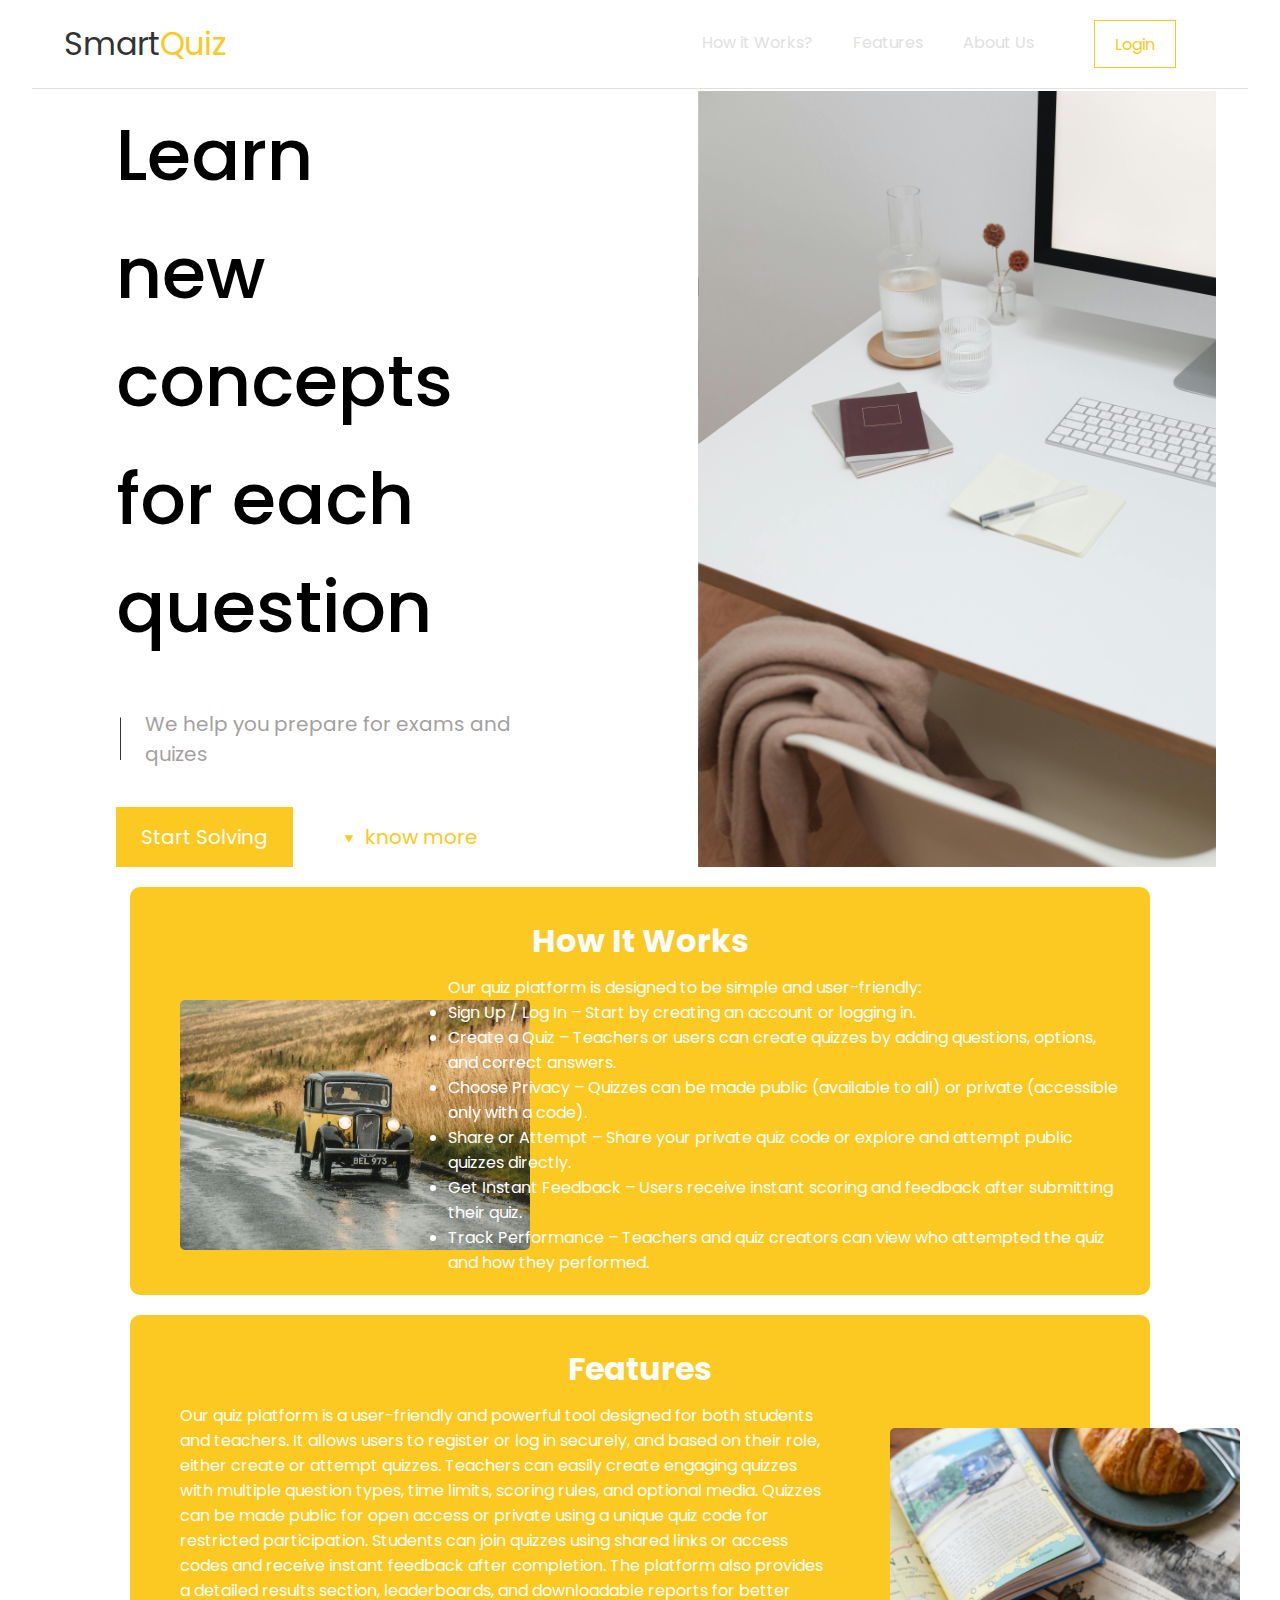
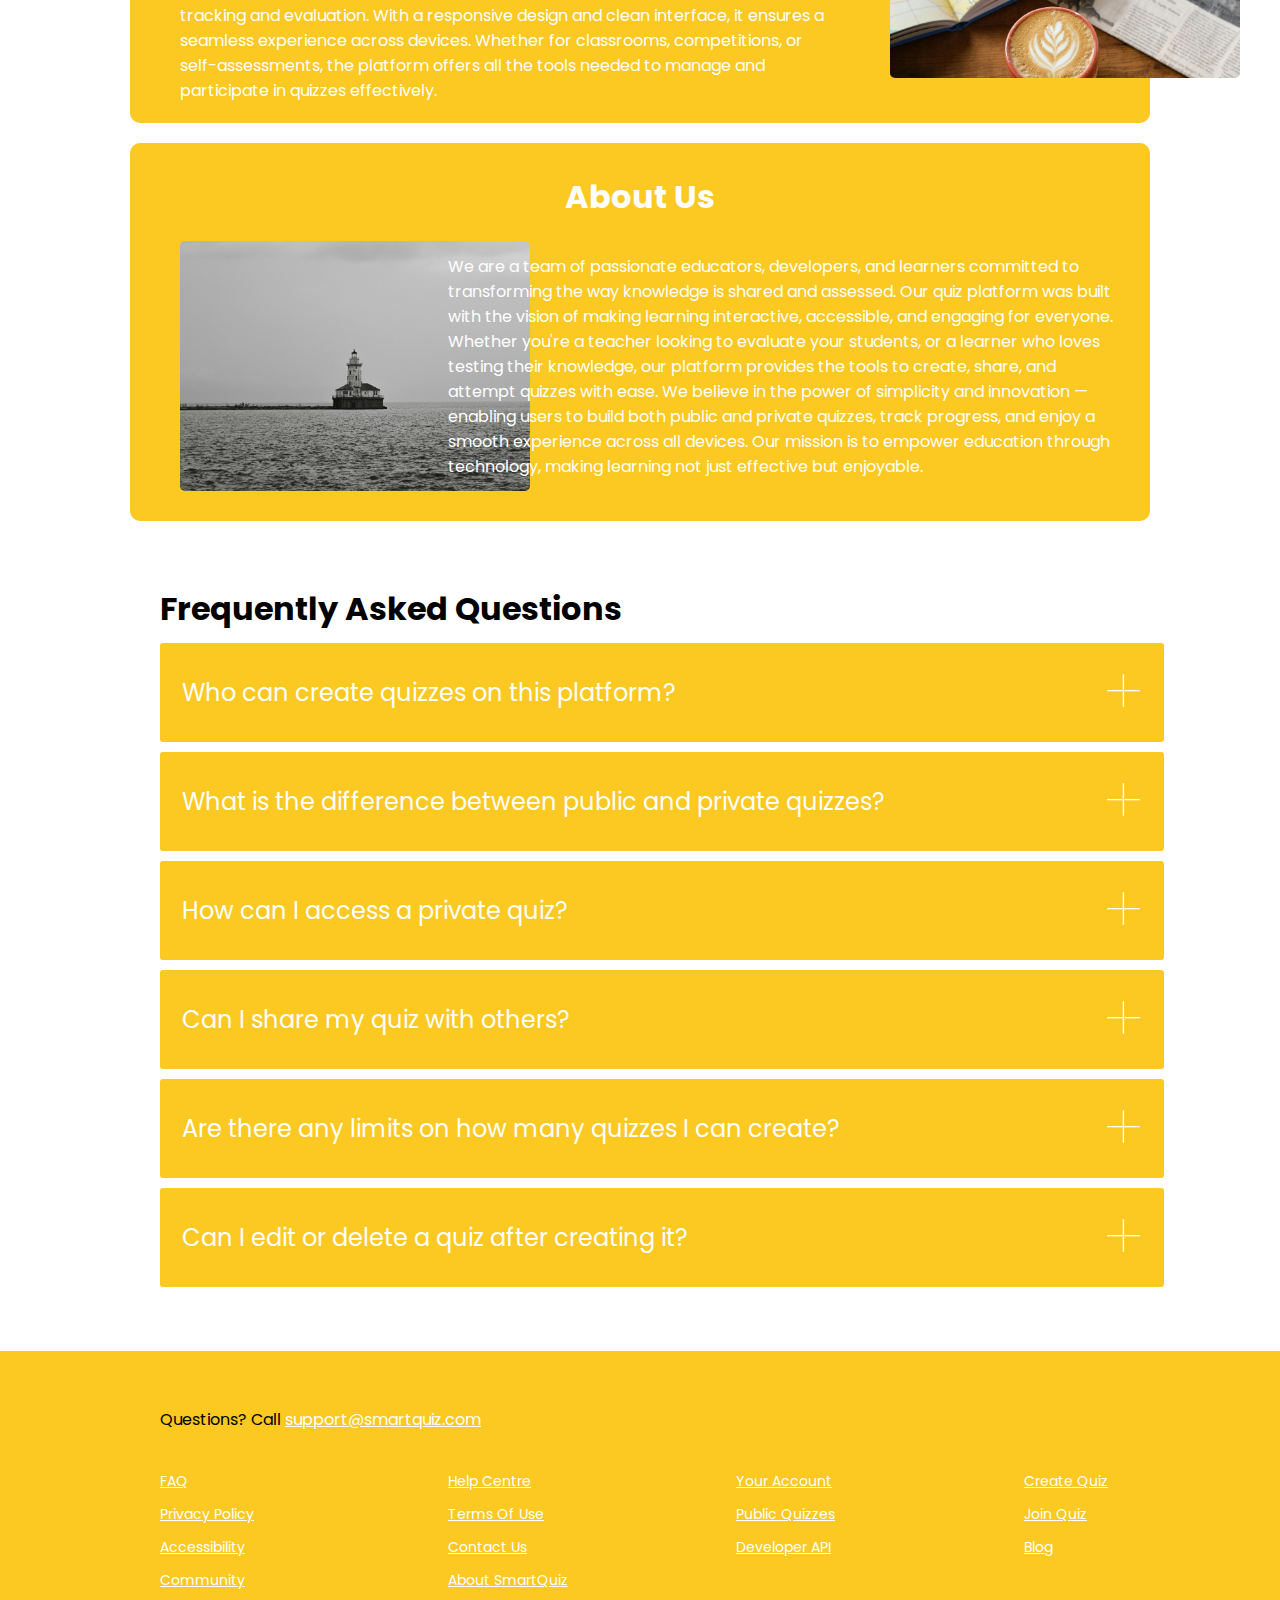
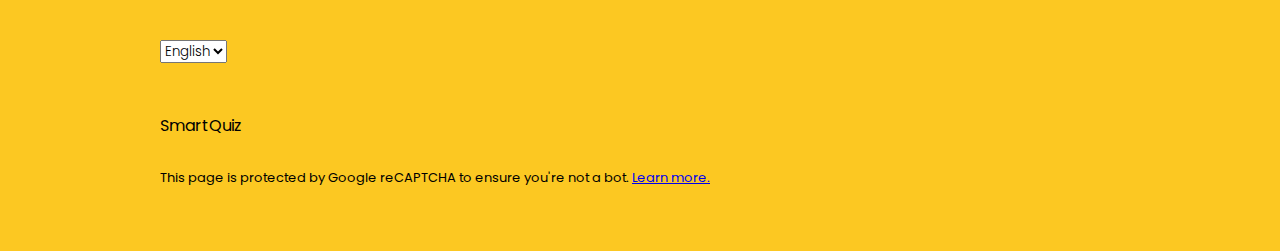
<file: index.html>
<!DOCTYPE html>
<html lang="en">
<head>
    <meta charset="UTF-8">
    <meta name="viewport" content="width=device-width, initial-scale=1.0">
    <title>SmartQuiz</title>
    <link rel="stylesheet" href="styles.css">
</head>
<body>
    <nav>
        <div class="logo">
            <a href="index.html">
                <h1 class="black-text">Smart</h1>
                <h1 class="yellow-text">Quiz</h1>
            </a>
        </div>
        <div class="right-nav">
            <ul>
                <li>How it Works?</li>
                <li>Features</li>
                <li>About Us</li>
            </ul>
            <button class="normal-btn"><a href="login.html">Login</a></button>
        </div>
    </nav>
    <div class="line"></div>
    <section class="main-start">
        <div class="left-text-div">
            <div class="text">
                <h2>Learn</h2>
                <h2>new concepts</h2>
                <h2>for each question</h2>
            </div>
            <div class="help">
                <div class="stand-line">|</div>
                <p>We help you prepare for exams and quizes </p>
            </div>
            <div class="down-main-left">
                <button class="yellow-btn"><a href="#">Start Solving</a></button>
                <div class="know-more">
                    <svg width="12" height="11" viewBox="0 0 9 8" fill="none" xmlns="http://www.w3.org/2000/svg">
                        <path d="M4.40843 7.88428L1.14031 2.22373L7.67655 2.22373L4.40843 7.88428Z" fill="#FCC822"/>
                    </svg>
                    <p class="yellow-text">know more</p>
                </div>
            </div>
        </div>
        <div class="right-img-div">
            <div class="main-img">
                <!-- <img src="assets/main side bg.png" alt="img"> -->
            </div>
        </div>
    </section>
    <section class="redirect-cont">
        <div class="redirect-text">
            <h2>How It Works</h2>
        </div>
        <div class="how-it-works">
        <img src="assets/pexels-clement-proust-363898785-31205722.jpg" alt="" class="image">
        <div>
            <p>Our quiz platform is designed to be simple and user-friendly:
                <ul>
                    <li>Sign Up / Log In – Start by creating an account or logging in.</li>
                    <li>Create a Quiz – Teachers or users can create quizzes by adding questions, options, and correct answers.</li>
                    <li>Choose Privacy – Quizzes can be made public (available to all) or private (accessible only with a code).</li>
                    <li>Share or Attempt – Share your private quiz code or explore and attempt public quizzes directly.</li>
                    <li>Get Instant Feedback – Users receive instant scoring and feedback after submitting their quiz.</li>
                    <li>Track Performance – Teachers and quiz creators can view who attempted the quiz and how they performed.</li>
                </ul>
        </div>
    </div>
    </section>
    <section class="redirect-cont">
        <div class="redirect-text">
            <h2>Features</h2>
        </div>
        <div class="features">
            <p>
                Our quiz platform is a user-friendly and powerful tool designed for both students and teachers. It allows users to register or log in securely, and based on their role, either create or attempt quizzes. Teachers can easily create engaging quizzes with multiple question types, time limits, scoring rules, and optional media. Quizzes can be made public for open access or private using a unique quiz code for restricted participation. Students can join quizzes using shared links or access codes and receive instant feedback after completion. The platform also provides a detailed results section, leaderboards, and downloadable reports for better tracking and evaluation. With a responsive design and clean interface, it ensures a seamless experience across devices. Whether for classrooms, competitions, or self-assessments, the platform offers all the tools needed to manage and participate in quizzes effectively.
            </p>
        <img src="assets/pexels-esra-afsar-123882149-32221080.jpg" alt="" class="image">
        </div>
    </section>
    <section class="redirect-cont">
        <div class="redirect-text">
            <h2>About Us</h2>
        </div>
        <div class="about-us">
            <img src="assets/pexels-reinaldo-32435406.jpg" alt="" class="image">
            <p>
                We are a team of passionate educators, developers, and learners committed to transforming the way knowledge is shared and assessed. Our quiz platform was built with the vision of making learning interactive, accessible, and engaging for everyone. Whether you're a teacher looking to evaluate your students, or a learner who loves testing their knowledge, our platform provides the tools to create, share, and attempt quizzes with ease. We believe in the power of simplicity and innovation — enabling users to build both public and private quizzes, track progress, and enjoy a smooth experience across all devices. Our mission is to empower education through technology, making learning not just effective but enjoyable.
            </p>
        </div>
    </section>
    <section class="faqs">
        <h2>Frequently Asked Questions</h2>
        <div class="faq-cont">
            <div class="faq">
                <div class="faq-question">
                    <p>Who can create quizzes on this platform?</p>
                    <p class="plus">+</p>
                </div>
                <div class="faq-answer">
                    Anyone with an account can create quizzes! There are no restrictions — whether you're a teacher, student, or enthusiast, you're welcome to build and share your own quizzes.
                </div>
            </div>
            <div class="faq">
                <div class="faq-question">
                    <p>What is the difference between public and private quizzes?</p>
                    <p class="plus">+</p>
                </div>
                <div class="faq-answer">
                    Public quizzes are visible and accessible to everyone on the platform. Private quizzes, on the other hand, are hidden and can only be accessed using a unique quiz code shared by the creator.
                </div>
            </div>
            <div class="faq">
                <div class="faq-question">
                    <p>How can I access a private quiz?</p>
                    <p class="plus">+</p>
                </div>
                <div class="faq-answer">
                    To access a private quiz, you must enter the quiz code provided by the quiz creator. Without the code, the quiz will remain hidden from search results and public lists.
                </div>
            </div>
            <div class="faq">
                <div class="faq-question">
                    <p>Can I share my quiz with others?</p>
                    <p class="plus">+</p>
                </div>
                <div class="faq-answer">
                    Yes! Every quiz (public or private) has a unique link. For private quizzes, be sure to share the code too. You can share via email, messaging apps, or directly through the platform.
                </div>
            </div>
            <div class="faq">
                <div class="faq-question">
                    <p>Are there any limits on how many quizzes I can create?</p>
                    <p class="plus">+</p>
                </div>
                <div class="faq-answer">
                    Nope! You can create as many quizzes as you like. There are no limits on quiz creation — go ahead and test your creativity.
                </div>
            </div>
            <div class="faq">
                <div class="faq-question">
                    <p>Can I edit or delete a quiz after creating it?</p>
                    <p class="plus">+</p>
                </div>
                <div class="faq-answer">
                    Absolutely. You can edit or delete any quiz you've created from your dashboard. However, once a quiz has been attempted by others, editing may be restricted to ensure fairness.
                </div>
            </div>
        </div>
    </section>
    <script src="script.js"></script>
</body>
<footer>
    <div class="footer">
        <p>Questions? Call <a href="#">support@smartquiz.com</a></p>
        <div class="foot-content-cont">
            <div class="footer-content"><a href="#">FAQ</a></div>
            <div class="footer-content"><a href="#">Help Centre</a></div>
            <div class="footer-content"><a href="#">Your Account</a></div>
            <div class="footer-content"><a href="#">Create Quiz</a></div>
            <div class="footer-content"><a href="#">Privacy Policy</a></div>
            <div class="footer-content"><a href="#">Terms Of Use</a></div>
            <div class="footer-content"><a href="#">Public Quizzes</a></div>
            <div class="footer-content"><a href="#">Join Quiz</a></div>
            <div class="footer-content"><a href="#">Accessibility</a></div>
            <div class="footer-content"><a href="#">Contact Us</a></div>
            <div class="footer-content"><a href="#">Developer API</a></div>
            <div class="footer-content"><a href="#">Blog</a></div>
            <div class="footer-content"><a href="#">Community</a></div>
            <div class="footer-content"><a href="#">About SmartQuiz</a></div>
        </div>
        <div class="lang-select">
            <select name="language" id="language-select">
                <option value="English-lang">English</option>
                <option value="Hindi-lang">हिन्दी</option>
            </select>
        </div>
        <div class="smartquiz">
            SmartQuiz
        </div>
        <div class="google-protection">
            This page is protected by Google reCAPTCHA to ensure you're not a bot. <a href="#">Learn more.</a>
        </div>
    </div>
</footer>
</html>
</file>
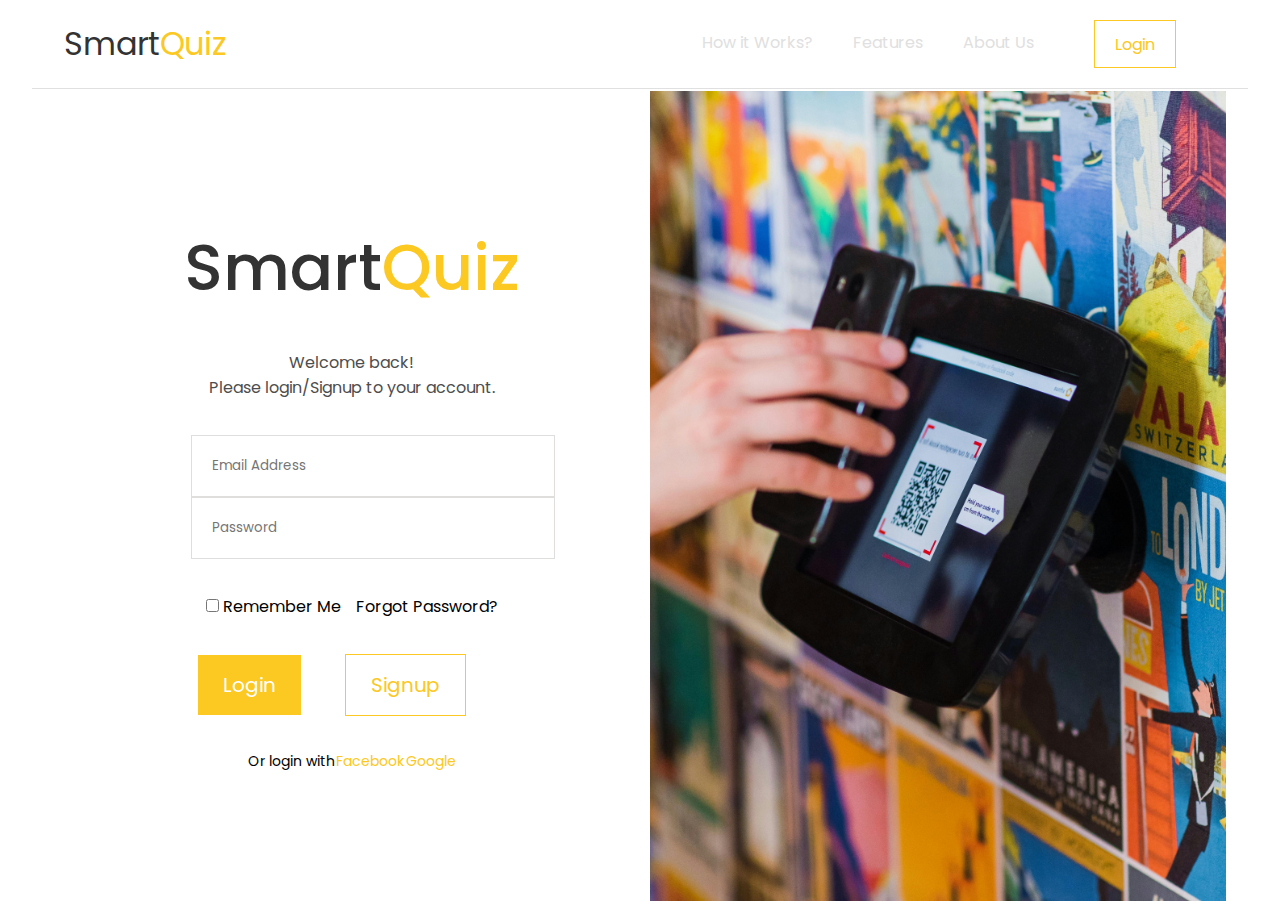
<file: login.html>
<!DOCTYPE html>
<html lang="en">
<head>
    <meta charset="UTF-8">
    <meta name="viewport" content="width=device-width, initial-scale=1.0">
    <title>Login - SmartQuiz</title>
    <link rel="stylesheet" href="login_styles.css">
</head>
<body>
    <nav>
        <div class="logo">
            <a href="index.html">
                <h1 class="black-text">Smart</h1>
                <h1 class="yellow-text">Quiz</h1>
            </a>
        </div>
        <div class="right-nav">
            <ul>
                <li>How it Works?</li>
                <li>Features</li>
                <li>About Us</li>
            </ul>
            <button class="normal-btn"><a href="login.html">Login</a></button>
        </div>
    </nav>
    <div class="line"></div>
    <section class="main-start">
        <div class="left-text-div">
            <div class="text">
                <h2 class="black-text">Smart</h2>
                <h2 class="yellow-text">Quiz</h2>
            </div>
            <div class="welcome-back">
                <p>Welcome  back!</p>
                <p>Please login/Signup to your account. </p>
            </div>
            <div class="email-password">
                <input type="text" placeholder="Email Address" class="login-place">
                <input type="text" placeholder="Password" class="login-place">
            </div>
            <div class="below-place">
                <div class="remember">
                    <input type="checkbox" id="Remember-Me">
                    <label for="Remember-Me">Remember Me</label>
                </div>
                <p>Forgot Password?</p>
            </div>
            <div class="buttons-login">
                <button class="yellow-btn"><a href="#">Login</a></button>
                <button class="normal-btn"><a href="signup.html">Signup</a></button>
            </div>
            <div class="alt-login">
                <p>Or login with</p>
                <a href="#">Facebook</a>
                <a href="#">Google</a>
            </div>
        </div>
        <div class="right-img-div">
            <div class="main-img">
                <!-- <img src="assets/main side bg.png" alt="img"> -->
            </div>
        </div>
    </section>
    <div class="how-it-works"></div>
</body>
</html>
</file>
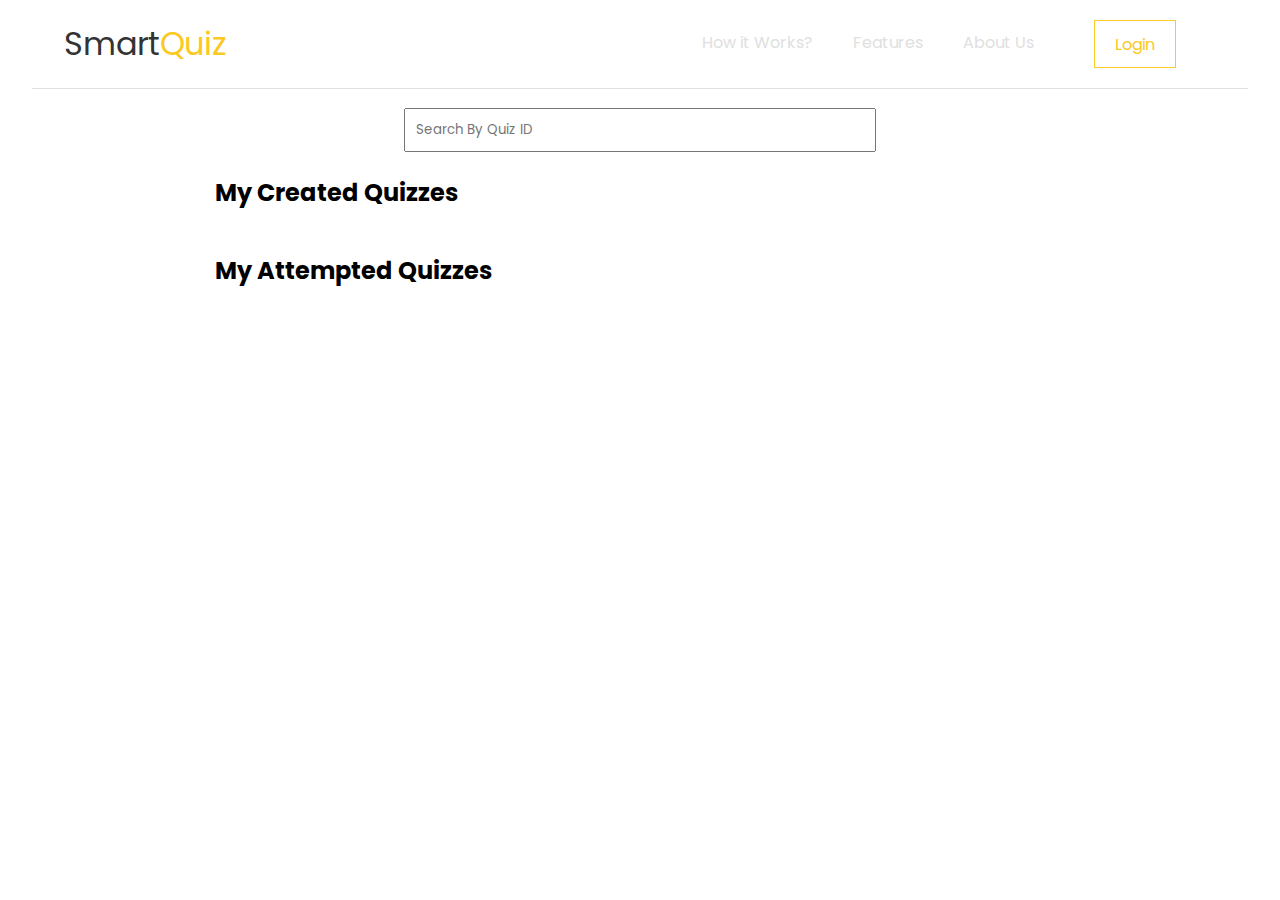
<file: main.html>
<!DOCTYPE html>
<html lang="en">
<head>
    <meta charset="UTF-8">
    <meta name="viewport" content="width=device-width, initial-scale=1.0">
    <title>My Dashboard - SmartQuiz</title>
    <link rel="stylesheet" href="main_styles.css">
</head>
<body>
    <nav>
        <div class="logo">
            <a href="index.html">
                <h1 class="black-text">Smart</h1>
                <h1 class="yellow-text">Quiz</h1>
            </a>
        </div>
        <div class="right-nav">
            <ul>
                <li>How it Works?</li>
                <li>Features</li>
                <li>About Us</li>
            </ul>
            <button class="normal-btn"><a href="login.html">Login</a></button>
        </div>
    </nav>
    <div class="line"></div>
    <main class="dashboard-content">
        <section class="search-bar">
            <input type="text" placeholder="Search By Quiz ID">
        </section>
        <section class="my-created">
            <h2>My Created Quizzes</h2>
            <div class="created-quizzes"></div>
        </section>
        <section class="my-attempted">
            <h2>My Attempted Quizzes</h2>
            <div class="attempt-quizzes"></div>
        </section>
        <section class="quote">
            <!-- <h2>QUOTE OF THE DAY</h2> -->
        </section>
    </main>
    <script src="main_script.js"></script>
</body>
</html>
</file>
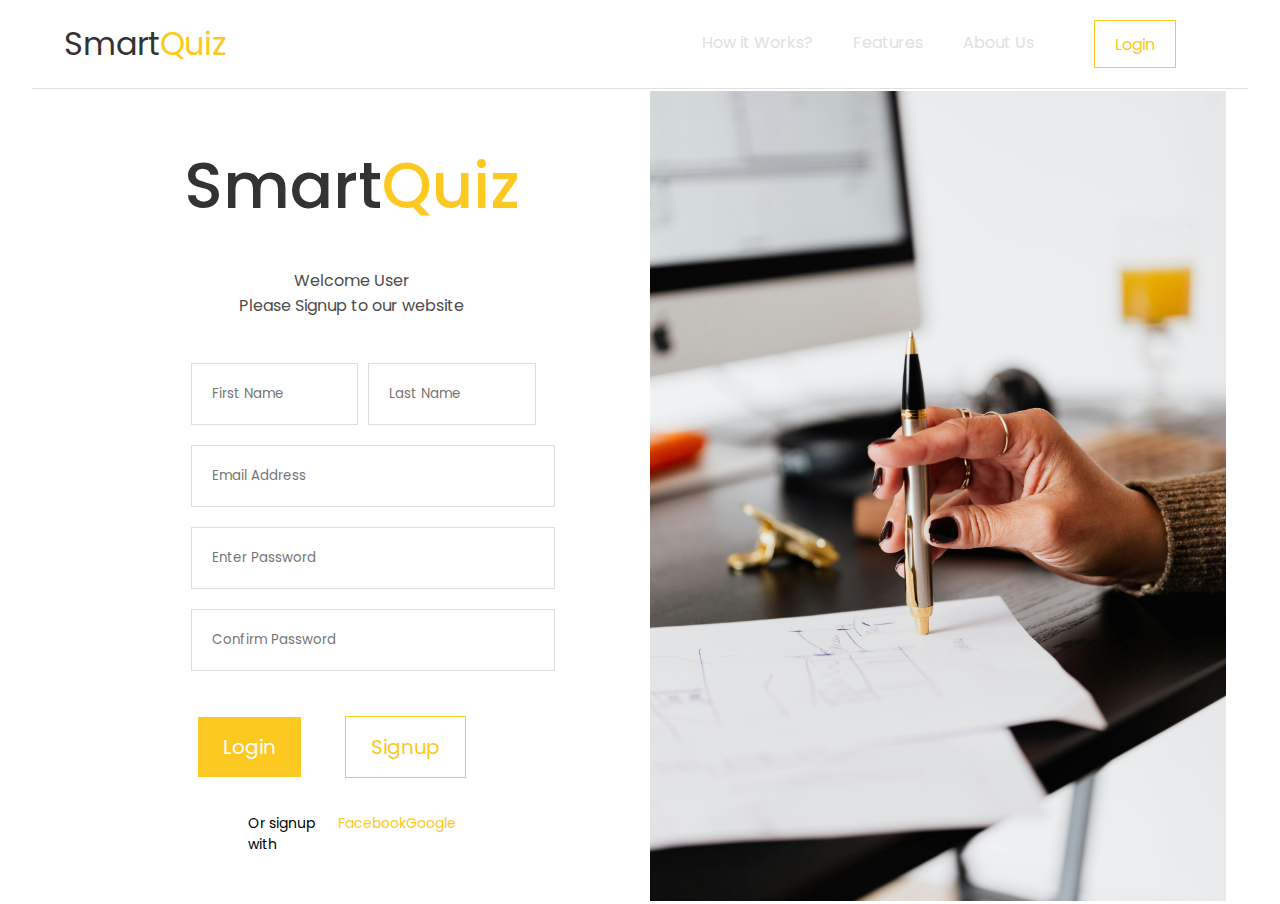
<file: signup.html>
<!DOCTYPE html>
<html lang="en">
<head>
    <meta charset="UTF-8">
    <meta name="viewport" content="width=device-width, initial-scale=1.0">
    <title>Login - SmartQuiz</title>
    <link rel="stylesheet" href="signup_styles.css">
</head>
<body>
    <nav>
        <div class="logo">
            <a href="index.html">
                <h1 class="black-text">Smart</h1>
                <h1 class="yellow-text">Quiz</h1>
            </a>
        </div>
        <div class="right-nav">
            <ul>
                <li>How it Works?</li>
                <li>Features</li>
                <li>About Us</li>
            </ul>
            <button class="normal-btn"><a href="login.html">Login</a></button>
        </div>
    </nav>
    <div class="line"></div>
    <section class="main-start">
        <div class="left-text-div">
            <div class="text">
                <h2 class="black-text">Smart</h2>
                <h2 class="yellow-text">Quiz</h2>
            </div>
            <div class="welcome-back">
                <p>Welcome User</p>
                <p>Please Signup to our website</p>
            </div>
            <div class="details">
                <div class="name">
                    <input type="text" placeholder="First Name" class="place">
                    <input type="text" placeholder="Last Name" class="place">
                </div>
                <div class="email-password">
                    <input type="text" placeholder="Email Address" class="place">
                    <input type="password" placeholder="Enter Password" class="place">
                    <input type="password" placeholder="Confirm Password" class="place">
                </div>
            </div>
            <div class="buttons-login">
                <button class="yellow-btn"><a href="login.html">Login</a></button>
                <button class="normal-btn"><a href="#">Signup</a></button>
            </div>
            <div class="alt-login">
                <p>Or signup with</p>
                <a href="#">Facebook</a>
                <a href="#">Google</a>
            </div>
        </div>
        <div class="right-img-div">
            <div class="main-img">
                <!-- <img src="assets/main side bg.png" alt="img"> -->
            </div>
        </div>
    </section>
    <div class="how-it-works"></div>
</body>
</html>
</file>
<file: styles.css>
@import url('https://fonts.googleapis.com/css2?family=Open+Sans:ital,wght@0,300..800;1,300..800&family=Poppins:ital,wght@0,100;0,200;0,300;0,400;0,500;0,600;0,700;0,800;0,900;1,100;1,200;1,300;1,400;1,500;1,600;1,700;1,800;1,900&display=swap');
@import url('https://fonts.googleapis.com/css2?family=Open+Sans:ital,wght@0,300..800;1,300..800&family=Poppins:ital,wght@0,100;0,200;0,300;0,400;0,500;0,600;0,700;0,800;0,900;1,100;1,200;1,300;1,400;1,500;1,600;1,700;1,800;1,900&family=Roboto:ital,wght@0,100..900;1,100..900&display=swap');
*{
    margin: 0;
    padding: 0;
    font-family: "Poppins", "Roboto";
}
nav{
    margin: 10px auto;
    padding: 10px;
    width: 90%;
    display: flex;
    justify-content: space-between;
}
.logo a{
    display: flex;
    cursor: pointer;
    text-decoration: none;
}
.logo h1{
    font-size: 32px;
    font-weight: normal;
}
.black-text{
    color: #333333;
}
.yellow-text{
    color: #FCC822;
}
.right-nav{
    display: flex;
    gap: 10px;
    color: #E0E0E0;
}
nav ul{
    display: flex;
    gap: 20px;
}
nav ul li{
    padding: 10px;
    list-style-type: none;
}
.line{
    margin: 0 auto;
    height: 0.25px;
    width: 95%;
    background-color: #E0E0E0;
}
.normal-btn{
    background-color: transparent;
    color: #FCC822;
    border: 1px solid #FCC822;
    margin: 0px 40px;
    padding: 0px 20px;
    font-size: 16px;
}
.normal-btn a{
    text-decoration: none;
    color: #FCC822;
}
.main-start{
    display: grid;
    margin: 3px auto;
    width: 90%;
    height: 90%;
    gap: 10px;
    justify-content: space-between;
    grid-template-columns: repeat(2, 45%);
}
.yellow-btn{
    background-color: transparent;
    color: white;
    background-color:  #FCC822;
    border: none;
    /* margin: 0px 40px; */
    padding: 15px 25px;
    font-size: 20px;
}
.yellow-btn a{
    text-decoration: none;
    color: white;
}
.left-text-div{
    margin: 0 auto;
    height: 100%;
    width: 80%;
    display: flex;
    flex-direction: column;
    justify-content: center;
    gap: 30px;
}
.left-text-div h2{
    font-size: 72px;
    font-weight: 500;
}
.help{
    display: flex;
    align-items: center;
    gap: 20px;
    font-size: 20px;
    color: #a5a0a0;
}
.stand-line{
    color: #333333;
    font-size: 50px;
    font-weight: 100;
}
.down-main-left{
    display: flex;
    gap: 50px;
}
.know-more{
    display: flex;
    font-size: 20px;
    gap: 10px;
    align-items: center;
}
.main-img{
    background-image: url(assets/pexels-cup-of-couple-6177574.jpg);
    background-size: cover;
    /* background-repeat: no-repeat; */
    background-position: center center;
    width: 100%;
    height: 100%;
}
.how-it-works{
    /* background-color: #333333;
    width: 75%;
    margin: 20px auto;
    padding: 30px; */
    display: grid;
    grid-template-columns: 25% 70%;
    justify-content: space-between;
    align-items: center;
}
.features{
    /* background-color: #333333;
    width: 75%;
    margin: 20px auto;
    padding: 30px; */
    display: grid;
    grid-template-columns: 70% 25%;
    justify-content: space-between;
    align-items: center;
    padding: 0px 20px;
}
.about-us{
    /* background-color: #333333;
    width: 75%;
    margin: 20px auto;
    padding: 30px; */
    display: grid;
    grid-template-columns: 25% 70%;
    justify-content: space-between;
    align-items: center;
}
.redirect-cont{
    background-color: #FCC822;
    color: white;
    width: 75%;
    margin: 20px auto;
    padding: 20px 30px;
    border-radius: 10px;
}
.redirect-text{
    display: flex;
    align-items: center;
    justify-content: center;
}
/* .redirect-cont h2{
    background-color: white;
    color: #FCC822;
    text-align: center;
} */
.image{
    height: 250px;
    width: 350px;
    object-fit: cover;
    background-position: center center;
    margin: 10px 20px;
    /* padding: 0px 20px; */
    border-radius: 5px;
}
.faqs{
    margin: 64px auto;
    width: 75%;
}
.faq{
    margin: 10px 0px auto;
    /* height: 84px; */
    /* display: flex;
    flex-direction: column;
    align-items: center;
    justify-content: center; */
    /* cursor: pointer; */
}
section h2{
    margin: 10px 0px;
    font-size: 32px;
}
.faq-question{
    padding: 0px 20px;
    background-color: #2d2d2d;
    width: 100%;
    display: flex;
    align-items: center;
    justify-content: space-between;
    font-size: 24px;
    font-weight: 400;
    cursor: pointer;
    background-color: #FCC822;
    color: white;
    border: 2px solid #FCC822;
    border-radius: 3px;
}
.plus{
    font-size: 64px;
    font-weight: 100;
}
.faq-answer{
    background-color: #2d2d2d;
    margin: 1px auto;
    padding: 20px;
    width: 100%;
    font-size: 24px;
    background-color: #FCC822;
    color: white;
    border: 2px solid #FCC822;
    border-radius: 3px;
}
footer{
    width: 100%;
    height: 500px;
    background-color: #FCC822;
}
.footer{
    padding: 20px;
    margin: 0 auto;
    width: 75%;
}
.footer p{
    margin: 36px 0px;
    font-size: 16px;
}
.foot-content-cont{
    display: grid;
    grid-template-columns: repeat(4, 288px);
    grid-template-rows: repeat(4, 33px);
    margin: -12px 0px 30px -12px;
}
.footer-content{
    margin: 12px 0px 0px 12px;
}
.footer p a{
    color: white;
}
.footer-content a{
    color: white;
    font-size: 14px;
}
.footer .lang-select{
    width: fit-content;
    margin: 50px 0px;
}
.footer .lang-select #language-select{
    font-weight: 300;
}
.netflix-india{
    font-size: 14px;
    margin: 30px 0px;
}
.google-protection{
    font-size: 13px;
    margin-top: 30px;
}
</file>
<file: login_styles.css>
@import url('https://fonts.googleapis.com/css2?family=Open+Sans:ital,wght@0,300..800;1,300..800&family=Poppins:ital,wght@0,100;0,200;0,300;0,400;0,500;0,600;0,700;0,800;0,900;1,100;1,200;1,300;1,400;1,500;1,600;1,700;1,800;1,900&display=swap');
@import url('https://fonts.googleapis.com/css2?family=Open+Sans:ital,wght@0,300..800;1,300..800&family=Poppins:ital,wght@0,100;0,200;0,300;0,400;0,500;0,600;0,700;0,800;0,900;1,100;1,200;1,300;1,400;1,500;1,600;1,700;1,800;1,900&family=Roboto:ital,wght@0,100..900;1,100..900&display=swap');
*{
    margin: 0;
    padding: 0;
    font-family: "Poppins", "Roboto";
}
nav{
    margin: 10px auto;
    padding: 10px;
    width: 90vw;
    display: flex;
    justify-content: space-between;
}
.logo a{
    display: flex;
    cursor: pointer;
    text-decoration: none;
}
.logo h1{
    font-size: 32px;
    font-weight: normal;
}
.black-text{
    color: #333333;
}
.yellow-text{
    color: #FCC822;
}
.right-nav{
    display: flex;
    gap: 10px;
    color: #E0E0E0;
}
nav ul{
    display: flex;
    gap: 20px;
}
ul li{
    padding: 10px;
    list-style-type: none;
}
.line{
    margin: 0 auto;
    height: 0.25px;
    width: 95vw;
    background-color: #E0E0E0;
}
.normal-btn{
    background-color: transparent;
    color: #FCC822;
    border: 1px solid #FCC822;
    margin: 0px 40px;
    padding: 0px 20px;
    font-size: 16px;
}
.normal-btn a{
    text-decoration: none;
    color: #FCC822;
}
.main-start{
    display: grid;
    margin: 3px auto;
    width: 90vw;
    height: 90vh;
    gap: 10px;
    grid-template-columns: repeat(2, 45vw);
}
.yellow-btn{
    background-color: transparent;
    color: white;
    background-color:  #FCC822;
    border: none;
    /* margin: 0px 40px; */
    padding: 15px 25px;
    font-size: 20px;
}
.buttons-login .normal-btn{
    background-color: transparent;
    color: #FCC822;
    background-color: white;
    border: 1px solid #FCC822;
    /* margin: 0px 40px; */
    padding: 15px 25px;
    font-size: 20px;
}
.yellow-btn a{
    text-decoration: none;
    color: white;
}
.left-text-div{
    margin: 0 auto;
    height: 100%;
    width: 80%;
    display: flex;
    flex-direction: column;
    justify-content: center;
    align-items: center;
    gap: 35px;
}
.left-text-div h2{
    font-size: 64px;
    font-weight: 500;
}
.text{
    display: flex;
}
.welcome-back{
    text-align: center;
    color: #4D4D4D;
}
.email-password{
    display: flex;
    width: 70%;
    flex-direction: column;
}
.login-place{
    width: 100%;
    padding: 20px;
    border: 1px solid #E0DDDD;
    color: #FCC822;
}
.login-place:focus-within{
    border-left: 6px solid #FCC822;
    /* padding-left: 4px; */
}
.below-place{
    margin: 0 auto;
    width: 70%;
    display: flex;
    justify-content: space-evenly;
    /* gap: 40px; */
}
.alt-login{
    margin: 0 auto;
    width: 45%;
    font-size: 14px;
    display: flex;
    justify-content: space-between;
}
.alt-login a{
    text-decoration: none;
    color: #FCC822;
}
.main-img{
    background-image: url(assets/pexels-proxyclick-2451622.jpg);
    background-size: cover;
    /* background-repeat: no-repeat; */
    background-position: center center;
    width: 100%;
    height: 100%;
}
</file>
<file: main_styles.css>
@import url('https://fonts.googleapis.com/css2?family=Open+Sans:ital,wght@0,300..800;1,300..800&family=Poppins:ital,wght@0,100;0,200;0,300;0,400;0,500;0,600;0,700;0,800;0,900;1,100;1,200;1,300;1,400;1,500;1,600;1,700;1,800;1,900&display=swap');
@import url('https://fonts.googleapis.com/css2?family=Open+Sans:ital,wght@0,300..800;1,300..800&family=Poppins:ital,wght@0,100;0,200;0,300;0,400;0,500;0,600;0,700;0,800;0,900;1,100;1,200;1,300;1,400;1,500;1,600;1,700;1,800;1,900&family=Roboto:ital,wght@0,100..900;1,100..900&display=swap');
*{
    margin: 0;
    padding: 0;
    font-family: "Poppins", "Roboto";
}
nav{
    margin: 10px auto;
    padding: 10px;
    width: 90vw;
    display: flex;
    justify-content: space-between;
}
.logo a{
    display: flex;
    cursor: pointer;
    text-decoration: none;
}
.logo h1{
    font-size: 32px;
    font-weight: normal;
}
.black-text{
    color: #333333;
}
.yellow-text{
    color: #FCC822;
}
.right-nav{
    display: flex;
    gap: 10px;
    color: #E0E0E0;
}
nav ul{
    display: flex;
    gap: 20px;
}
ul li{
    padding: 10px;
    list-style-type: none;
}
.line{
    margin: 0 auto;
    height: 0.25px;
    width: 95vw;
    background-color: #E0E0E0;
}
.normal-btn{
    background-color: transparent;
    color: #FCC822;
    border: 1px solid #FCC822;
    margin: 0px 40px;
    padding: 0px 20px;
    font-size: 16px;
}
.normal-btn a{
    text-decoration: none;
    color: #FCC822;
}
.yellow-btn{
    background-color: transparent;
    color: white;
    background-color:  #FCC822;
    border: none;
    /* margin: 0px 40px; */
    padding: 15px 25px;
    font-size: 20px;
}
.yellow-btn a{
    text-decoration: none;
    color: white;
}
.dashboard-content{
    margin: 20px auto;
    width: 70%;
}
.search-bar{
    display: flex;
    justify-content: center;
}
.search-bar input{
    padding: 10px;
    width: 50%;
    color: #FCC822;
}
.place:focus-within{
    border-left: 6px solid #FCC822;
}
.my-created, .my-attempted, .public-available{
    /* color: #333333; */
    margin: 23px;
}
.attempt-quizzes , .created-quizzes, .public-quizzes{
    padding: 10px;
    display: flex;
    gap: 10px;
    overflow-x: auto;
}
.card{
    /* padding: 7px; */
    background-color: #E0E0E0;
    color: #333333;
    width: 297px;
    height: 162px;
    border-radius: 5px;
    display: flex;
    flex-direction: column;
    align-items: center;
    gap: 3px;
    /* justify-content: center; */
    flex-shrink: 0;
}
.card h4{
    font-size: 16px;
    text-align: center;
}
.thumbnail{
    margin: 0 auto;
    width: 100%;
    height: 80%;
    border: 5px;
    border-top-left-radius: 5px;
    border-top-right-radius: 5px;
    background-size: cover;
    background-position: center center;
}
.quote{
    background-color: #FCC822;
    font-size: 65px;
    display: flex;
    justify-content: center;
    align-items: center;
}
</file>
<file: signup_styles.css>
@import url('https://fonts.googleapis.com/css2?family=Open+Sans:ital,wght@0,300..800;1,300..800&family=Poppins:ital,wght@0,100;0,200;0,300;0,400;0,500;0,600;0,700;0,800;0,900;1,100;1,200;1,300;1,400;1,500;1,600;1,700;1,800;1,900&display=swap');
@import url('https://fonts.googleapis.com/css2?family=Open+Sans:ital,wght@0,300..800;1,300..800&family=Poppins:ital,wght@0,100;0,200;0,300;0,400;0,500;0,600;0,700;0,800;0,900;1,100;1,200;1,300;1,400;1,500;1,600;1,700;1,800;1,900&family=Roboto:ital,wght@0,100..900;1,100..900&display=swap');
*{
    margin: 0;
    padding: 0;
    font-family: "Poppins", "Roboto";
}
nav{
    margin: 10px auto;
    padding: 10px;
    width: 90vw;
    display: flex;
    justify-content: space-between;
}
.logo a{
    display: flex;
    cursor: pointer;
    text-decoration: none;
}
.logo h1{
    font-size: 32px;
    font-weight: normal;
}
.black-text{
    color: #333333;
}
.yellow-text{
    color: #FCC822;
}
.right-nav{
    display: flex;
    gap: 10px;
    color: #E0E0E0;
}
nav ul{
    display: flex;
    gap: 20px;
}
ul li{
    padding: 10px;
    list-style-type: none;
}
.line{
    margin: 0 auto;
    height: 0.25px;
    width: 95vw;
    background-color: #E0E0E0;
}
.normal-btn{
    background-color: transparent;
    color: #FCC822;
    border: 1px solid #FCC822;
    margin: 0px 40px;
    padding: 0px 20px;
    font-size: 16px;
}
.normal-btn a{
    text-decoration: none;
    color: #FCC822;
}
.main-start{
    display: grid;
    margin: 3px auto;
    width: 90vw;
    height: 90vh;
    gap: 10px;
    grid-template-columns: repeat(2, 45vw);
}
.yellow-btn{
    background-color: transparent;
    color: white;
    background-color:  #FCC822;
    border: none;
    /* margin: 0px 40px; */
    padding: 15px 25px;
    font-size: 20px;
}
.buttons-login .normal-btn{
    background-color: transparent;
    color: #FCC822;
    background-color: white;
    border: 1px solid #FCC822;
    /* margin: 0px 40px; */
    padding: 15px 25px;
    font-size: 20px;
}
.yellow-btn a{
    text-decoration: none;
    color: white;
}
.left-text-div{
    margin: 0 auto;
    height: 100%;
    width: 80%;
    display: flex;
    flex-direction: column;
    justify-content: center;
    align-items: center;
    gap: 35px;
}
.left-text-div h2{
    font-size: 64px;
    font-weight: 500;
}
.text{
    display: flex;
}
.welcome-back{
    text-align: center;
    color: #4D4D4D;
}
.details{
    display: flex;
    width: 70%;
    flex-direction: column;
}
.place{
    width: 100%;
    padding: 20px;
    margin: 10px 10px 10px 0px;
    border: 1px solid #E0DDDD;
    color: #FCC822;
}
.name{
    width: 110%;
    display: flex;
    /* gap: 40px; */
    /* margin: 20px; */
    /* justify-content: space-evenly; */
}
.name .place{
    width: 50%;
}
.place:focus-within{
    border-left: 6px solid #FCC822;
    /* padding-left: 4px; */
}
.alt-login{
    margin: 0 auto;
    width: 45%;
    font-size: 14px;
    display: flex;
    justify-content: space-between;
}
.alt-login a{
    text-decoration: none;
    color: #FCC822;
}
.main-img{
    background-image: url(assets/pexels-karolina-grabowska-4476623.jpg);
    background-size: cover;
    /* background-repeat: no-repeat; */
    background-position: center center;
    width: 100%;
    height: 100%;
}
</file>
